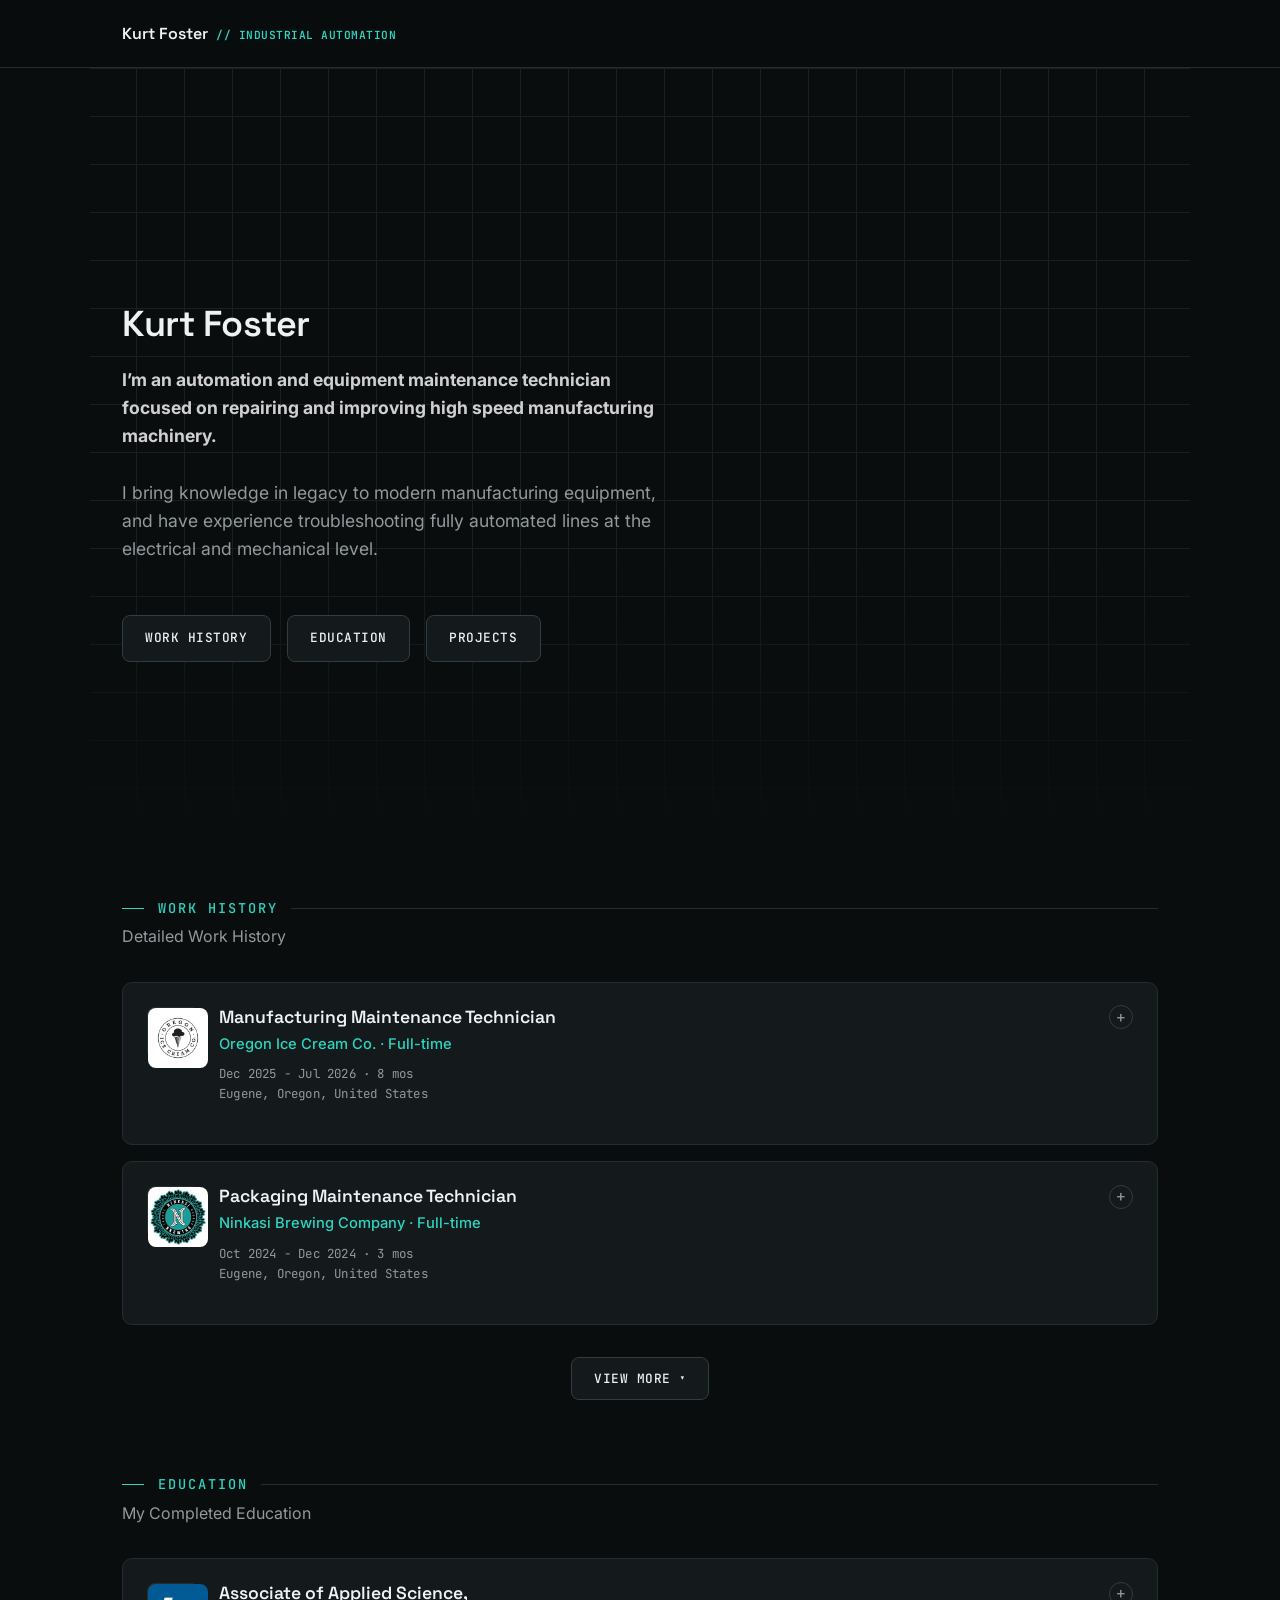
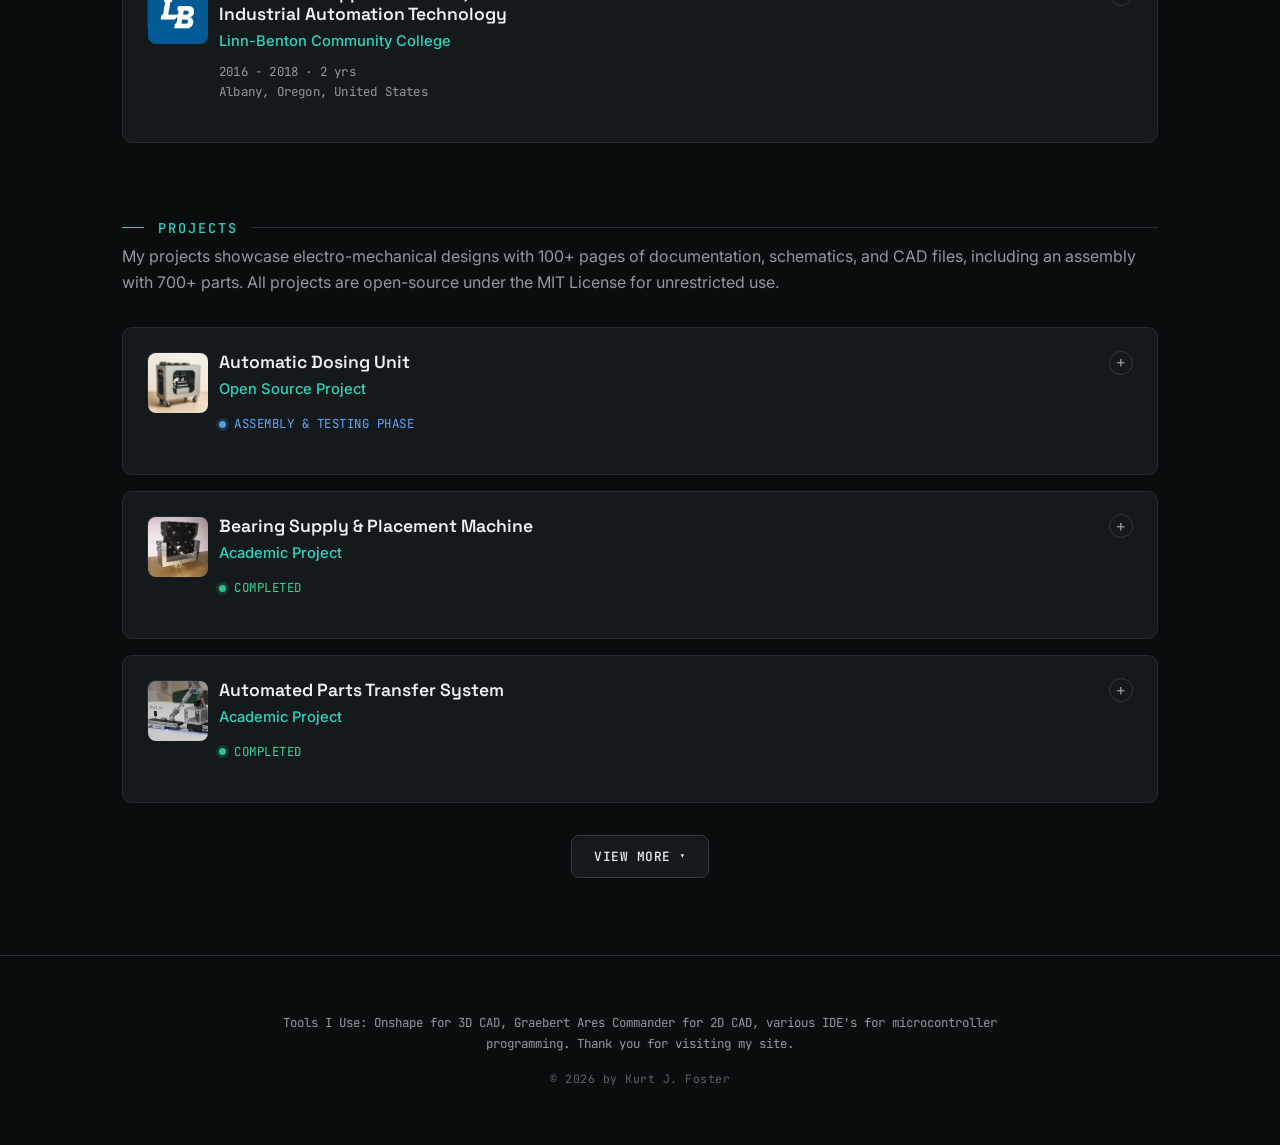
<file: index.html>
<!DOCTYPE html>
<html lang="en">
<head>
    <meta charset="UTF-8">
    <meta name="viewport" content="width=device-width, initial-scale=1.0">
    <title>Kurt Foster</title>
    <link rel="icon" type="image/png" href="images/favicon.png">
    <link rel="preconnect" href="https://fonts.googleapis.com">
    <link rel="preconnect" href="https://fonts.gstatic.com" crossorigin>
    <link href="https://fonts.googleapis.com/css2?family=Inter:wght@400;500;600;700&family=Space+Grotesk:wght@500;600;700&family=JetBrains+Mono:wght@400;500;600&display=swap" rel="stylesheet">
    <link rel="stylesheet" href="https://cdnjs.cloudflare.com/ajax/libs/font-awesome/6.4.0/css/all.min.css">

    <style>
        :root {
            --bg-color: #0a0d0e;
            --bg-color-raised: #0e1214;
            --card-color: #14191b;
            --card-color-hover: #171d1f;
            --border-color: #262d30;
            --border-color-strong: #333c40;
            --primary-text-color: #eef2f2;
            --secondary-text-color: #92999c;
            --accent-color: #2DD4BF;
            --accent-color-dim: rgba(45, 212, 191, 0.14);
            --status-progress: #60a5fa;
            --status-done: #34d399;
            --status-early: #f2b155;
            --status-soon: #7c8589;

            --font-family: 'Inter', sans-serif;
            --font-display: 'Space Grotesk', 'Inter', sans-serif;
            --font-mono: 'JetBrains Mono', 'SFMono-Regular', monospace;

            --avatar-size: 96px;
            --avatar-border: 4px;
            --gap: 1rem;
            --nav-height: 68px;
            --radius: 10px;
            --container-padding: 2rem;
        }

        * {
            margin: 0;
            padding: 0;
            box-sizing: border-box;
        }

        html {
            scroll-behavior: smooth;
        }

        @media (prefers-reduced-motion: reduce) {
            html {
                scroll-behavior: auto;
            }
            *, *::before, *::after {
                animation-duration: 0.01ms !important;
                animation-iteration-count: 1 !important;
                transition-duration: 0.01ms !important;
                scroll-behavior: auto !important;
            }
        }

        body {
            background-color: var(--bg-color);
            color: var(--primary-text-color);
            font-family: var(--font-family);
            line-height: 1.6;
            -webkit-font-smoothing: antialiased;
        }

        ::selection {
            background-color: var(--accent-color-dim);
            color: var(--primary-text-color);
        }

        .container {
            max-width: 1100px;
            margin: 0 auto;
            padding: 0 var(--container-padding);
        }

        section[id] {
            scroll-margin-top: var(--nav-height);
        }

        section {
            padding: 4rem 0 6rem;
        }

        h1, h2, h3 {
            font-family: var(--font-display);
            font-weight: 600;
            line-height: 1.2;
        }

        h2 {
            display: flex;
            align-items: center;
            gap: 0.85rem;
            font-family: var(--font-mono);
            font-size: 0.85rem;
            font-weight: 500;
            color: var(--accent-color);
            text-transform: uppercase;
            letter-spacing: 2px;
            margin-bottom: 0.5rem;
        }

        h2::before {
            content: '';
            width: 22px;
            height: 1px;
            background: var(--accent-color);
            display: inline-block;
            flex-shrink: 0;
        }

        h2::after {
            content: '';
            flex: 1 1 auto;
            height: 1px;
            background: var(--border-color);
        }

        p {
            color: var(--secondary-text-color);
        }
        
        a {
            color: var(--accent-color);
            text-decoration: none;
            transition: color 0.3s ease;
        }

        a:hover {
            color: #ffffff;
        }

        a:focus-visible,
        button:focus-visible,
        .btn:focus-visible {
            outline: 2px solid var(--accent-color);
            outline-offset: 3px;
            border-radius: 4px;
        }

        .site-nav {
            position: sticky;
            top: 0;
            z-index: 100;
            height: var(--nav-height);
            display: flex;
            align-items: center;
            background: rgba(10, 13, 14, 0.78);
            backdrop-filter: blur(10px);
            -webkit-backdrop-filter: blur(10px);
            border-bottom: 1px solid var(--border-color);
        }

        .site-nav .container {
            display: flex;
            align-items: center;
            justify-content: space-between;
            width: 100%;
        }

        .nav-right {
            display: flex;
            align-items: center;
        }

        .nav-brand {
            display: flex;
            align-items: baseline;
            gap: 0.5rem;
            font-family: var(--font-display);
            font-weight: 600;
            font-size: 1rem;
            color: var(--primary-text-color);
            text-decoration: none;
        }

        .nav-brand:hover {
            color: var(--primary-text-color);
        }

        .nav-brand .nav-brand-tag {
            font-family: var(--font-mono);
            font-size: 0.7rem;
            color: var(--accent-color);
            letter-spacing: 0.5px;
        }

        .nav-links {
            display: flex;
            align-items: center;
            gap: 2rem;
        }

        .nav-links a {
            font-family: var(--font-mono);
            font-size: 0.8rem;
            letter-spacing: 0.5px;
            color: var(--secondary-text-color);
            text-transform: uppercase;
            position: relative;
            padding: 0.25rem 0;
        }

        .nav-links a::after {
            content: '';
            position: absolute;
            left: 0;
            bottom: -4px;
            width: 0;
            height: 1px;
            background: var(--accent-color);
            transition: width 0.25s ease;
        }

        .nav-links a:hover {
            color: var(--primary-text-color);
        }

        .nav-links a:hover::after,
        .nav-links a.active::after {
            width: 100%;
        }

        .nav-links a.active {
            color: var(--accent-color);
        }
		
        .nav-icons {
            display: flex;
            align-items: center;
            gap: 0.4rem;
            margin-left: 1.75rem;
            padding-left: 1.75rem;
            border-left: 1px solid var(--border-color);
        }

        .nav-icons a {
            display: flex;
            align-items: center;
            justify-content: center;
            width: 34px;
            height: 34px;
            border-radius: 8px;
            color: var(--secondary-text-color);
            font-size: 0.95rem;
            transition: color 0.25s ease, background-color 0.25s ease;
        }

        .nav-icons a:hover {
            color: var(--accent-color);
            background-color: var(--accent-color-dim);
        }

        @media (max-width: 700px) {
            .nav-icons {
                margin-left: 0;
                padding-left: 0;
                border-left: none;
            }

            .nav-toggle {
                margin-left: 0.75rem;
            }
        }

        .nav-toggle {
            display: none;
            flex-direction: column;
            justify-content: center;
            gap: 5px;
            width: 40px;
            height: 40px;
            background: transparent;
            border: 1px solid var(--border-color);
            border-radius: 8px;
            cursor: pointer;
        }

        .nav-toggle span {
            display: block;
            width: 18px;
            height: 2px;
            margin: 0 auto;
            background: var(--primary-text-color);
            transition: transform 0.25s ease, opacity 0.25s ease;
        }

        .site-nav.open .nav-toggle span:nth-child(1) {
            transform: translateY(7px) rotate(45deg);
        }
        .site-nav.open .nav-toggle span:nth-child(2) {
            opacity: 0;
        }
        .site-nav.open .nav-toggle span:nth-child(3) {
            transform: translateY(-7px) rotate(-45deg);
        }

        @media (max-width: 700px) {
            .nav-toggle {
                display: flex;
            }

            .nav-links {
                position: absolute;
                top: var(--nav-height);
                left: 0;
                right: 0;
                flex-direction: column;
                align-items: flex-start;
                gap: 0;
                background: var(--bg-color-raised);
                border-bottom: 1px solid var(--border-color);
                max-height: 0;
                overflow: hidden;
                transition: max-height 0.3s ease;
            }

            .site-nav.open .nav-links {
                max-height: 240px;
            }

            .nav-links a {
                width: 100%;
                padding: 1rem var(--container-padding);
                border-top: 1px solid var(--border-color);
            }

            .nav-links a::after {
                display: none;
            }
        }
		
        .hero {
            position: relative;
            min-height: calc(100dvh - var(--nav-height));
            display: flex;
            flex-direction: column;
            justify-content: center;
            align-items: flex-start;
            text-align: left;
            isolation: isolate;
        }

        .hero::before {
            content: '';
            position: absolute;
            inset: 0;
            z-index: -1;
            background-image:
                linear-gradient(var(--border-color) 1px, transparent 1px),
                linear-gradient(90deg, var(--border-color) 1px, transparent 1px);
            background-size: 48px 48px;
            background-position: center top;
            -webkit-mask-image: linear-gradient(to bottom, black, black 55%, transparent 92%);
            mask-image: linear-gradient(to bottom, black, black 55%, transparent 92%);
            opacity: 0.6;
        }

        .hero h1 {
            font-size: clamp(2.25rem, 7vw, 4.5rem);
            letter-spacing: -0.5px;
        }

        .hero-eyebrow {
            display: inline-flex;
            align-items: center;
            gap: 0.6rem;
            font-family: var(--font-mono);
            font-size: 0.8rem;
            letter-spacing: 1.5px;
            text-transform: uppercase;
            color: var(--accent-color);
            margin-bottom: 1.25rem;
        }

        .hero-eyebrow .dot {
            width: 7px;
            height: 7px;
            border-radius: 50%;
            background: var(--accent-color);
            box-shadow: 0 0 0 3px var(--accent-color-dim);
        }

        .hero .subtitle {
            font-size: 1.1rem;
            max-width: 550px;
            margin: 1.5rem 0;
        }
        
        .hero-buttons {
            display: flex;
            gap: 1rem;
            flex-wrap: wrap;
        }

        .profile{
            display: inline-flex;
            align-items: center;
            gap: var(--gap);
            flex-wrap: nowrap;
        }

        .avatar{
            width: var(--avatar-size);
            height: var(--avatar-size);
            border-radius: 50%;
            border: var(--avatar-border) solid var(--accent-color);
            object-fit: cover;
            display: block;
            background-color: #f3f4f6;
        }

        .name{
            margin: 0;
            font-size: 1.125rem;
            font-weight: 600;
            line-height: 1;
        }

        @media (max-width: 420px){
            :root { --avatar-size: 56px; --avatar-border: 3px; --gap: 0.6rem; }
            .name{ font-size: 1rem; }
        }

        .avatar:focus{
            outline: 2px solid rgba(45,212,191,0.25);
            outline-offset: 3px;
        }

        .btn {
            display: inline-flex;
            align-items: center;
            gap: 0.5rem;
            padding: 0.75rem 1.4rem;
            border: 1px solid var(--border-color-strong);
            border-radius: 8px;
            background-color: var(--card-color);
            color: var(--primary-text-color);
            font-family: var(--font-mono);
            font-size: 0.8rem;
            letter-spacing: 0.5px;
            text-transform: uppercase;
            font-weight: 500;
            text-decoration: none;
            transition: all 0.25s ease;
            cursor: pointer;
        }

        .btn:hover {
            background-color: transparent;
            color: var(--accent-color);
            border-color: var(--accent-color);
            transform: translateY(-1px);
        }

        .card-grid {
            display: grid;
            grid-template-columns: 1fr;
            gap: 1rem;
            margin-top: 2rem;
        }
		
        .card {
            position: relative;
            background-color: var(--card-color);
            border: 1px solid var(--border-color);
            padding: 1.5rem;
            border-radius: var(--radius);
            transition: box-shadow 0.25s ease, border-color 0.25s ease, transform 0.25s ease, background-color 0.25s ease;
            overflow: hidden;
            display: flex;
            flex-direction: column;
            cursor: pointer;
        }

        .card:hover {
            border-color: var(--accent-color);
            background-color: var(--card-color-hover);
            box-shadow: 0 8px 24px -8px rgba(0, 0, 0, 0.5), 0 0 0 1px rgba(45, 212, 191, 0.15);
            transform: translateY(-2px);
        }

        .card::after {
            content: '+';
            position: absolute;
            top: 1.4rem;
            right: 1.5rem;
            width: 22px;
            height: 22px;
            display: flex;
            align-items: center;
            justify-content: center;
            font-family: var(--font-mono);
            font-size: 1rem;
            color: var(--secondary-text-color);
            border: 1px solid var(--border-color-strong);
            border-radius: 50%;
            transition: transform 0.3s ease, color 0.25s ease, border-color 0.25s ease;
            flex-shrink: 0;
        }

        .card:hover::after {
            color: var(--accent-color);
            border-color: var(--accent-color);
        }

        .card.expanded::after {
            transform: rotate(135deg);
        }

        .card-main-info {
            display: flex;
            gap: 1.25rem;
            align-items: flex-start;
            padding-right: 2rem;
        }
        
        .card-logo {
            width: 52px;
            height: 52px;
            border-radius: 8px;
            background-color: #2c2c2c;
            flex-shrink: 0;
            border: 1px solid var(--border-color);
        }
        
        .card-text-content {
            flex-grow: 1;
            min-width: 0;
        }

        .card h3 {
            font-size: 1.1rem;
            color: var(--primary-text-color);
            margin-bottom: 0.3rem;
        }

        .card .company {
            color: var(--accent-color);
            font-weight: 500;
            font-size: 0.92rem;
            margin-bottom: 0.5rem;
        }

        .card .date {
            font-family: var(--font-mono);
            font-size: 0.78rem;
            letter-spacing: 0.2px;
            color: var(--secondary-text-color);
            margin-bottom: 1rem;
        }

        .status {
            display: inline-flex;
            align-items: center;
            gap: 0.5rem;
            font-family: var(--font-mono);
            font-size: 0.78rem;
            letter-spacing: 0.5px;
            text-transform: uppercase;
            color: var(--secondary-text-color);
            margin-bottom: 1rem;
        }

        .status .status-dot {
            width: 7px;
            height: 7px;
            border-radius: 50%;
            background: currentColor;
            box-shadow: 0 0 0 3px currentColor;
            opacity: 0.9;
        }

        .status-done { color: var(--status-done); }
        .status-progress { color: var(--status-progress); }
        .status-early { color: var(--status-early); }
        .status-soon { color: var(--status-soon); }

        .status .status-dot { box-shadow: 0 0 0 3px color-mix(in srgb, currentColor 18%, transparent); }

        .badge-current {
            display: inline-flex;
            align-items: center;
            gap: 0.4rem;
            font-family: var(--font-mono);
            font-size: 0.68rem;
            letter-spacing: 0.5px;
            text-transform: uppercase;
            color: var(--status-done);
            border: 1px solid var(--status-done);
            border-radius: 20px;
            padding: 0.15rem 0.6rem;
            margin-left: 0.6rem;
            vertical-align: middle;
        }

        .badge-current .status-dot {
            width: 6px;
            height: 6px;
            border-radius: 50%;
            background: var(--status-done);
            box-shadow: 0 0 0 2px rgba(52, 211, 153, 0.25);
            animation: pulse 2s ease-in-out infinite;
        }

        @keyframes pulse {
            0%, 100% { opacity: 1; }
            50% { opacity: 0.4; }
        }
        
        .card .details {
            max-height: 0;
            opacity: 0;
            overflow: hidden;
            transition: max-height 0.6s ease-out, opacity 0.5s ease-in, margin-top 0.6s ease-out;
            flex-grow: 1;
        }

        .card.expanded .details {
            max-height: 900px;
            opacity: 1;
            margin-top: 1.5rem;
        }

        .card .details ul {
            list-style-position: inside;
            padding-left: 5px;
        }

        .card .details li {
            margin-bottom: 0.5rem;
            color: var(--secondary-text-color);
        }
        
        .view-more-container {
            text-align: center;
            margin-top: 2rem;
        }

        .view-more-btn::after {
            content: '▾';
            font-size: 0.7rem;
            transition: transform 0.25s ease;
        }

        .view-more-btn.is-expanded::after {
            transform: rotate(180deg);
        }

        .card-grid .card.hidden {
            display: none;
        }
        
        @keyframes fadeIn {
            from { opacity: 0; transform: translateY(20px); }
            to { opacity: 1; transform: translateY(0); }
        }
        
        @keyframes fadeOut {
            from { opacity: 1; transform: translateY(0); }
            to { opacity: 0; transform: translateY(20px); }
        }

        .card.revealed {
            animation: fadeIn 0.6s ease-out forwards;
        }

        .card.hiding {
            animation: fadeOut 0.6s ease-out forwards;
        }
        
        .footer {
            text-align: center;
            padding: 3.5rem 2rem 2.5rem;
            border-top: 1px solid var(--border-color);
            font-size: 0.85rem;
            color: var(--secondary-text-color);
        }
        
        .footer p {
            max-width: 800px;
            margin: 0 auto 1rem;
        }

        .footer .footer-tools {
            font-family: var(--font-mono);
            font-size: 0.78rem;
            line-height: 1.7;
        }

        .footer .copyright {
            font-family: var(--font-mono);
            font-size: 0.72rem;
            letter-spacing: 0.5px;
            color: #5c6366;
        }

        @media (max-width: 768px) {
            :root {
                --container-padding: 1.25rem;
            }

            section {
                padding: 2.75rem 0 3rem;
            }

            .hero .subtitle {
                font-size: 1rem;
                margin: 1.25rem 0;
            }

            .hero-buttons .btn {
                flex: 1 1 auto;
                justify-content: center;
            }

            .card {
                padding: 1.25rem;
            }

            .card-main-info {
                padding-right: 1.75rem;
            }

            .card::after {
                top: 1.15rem;
                right: 1.25rem;
            }

            .footer {
                padding: 3rem 1.25rem 2rem;
            }
        }

        @media (max-width: 480px) {
            .card-logo {
                width: 44px;
                height: 44px;
            }

            .card-main-info {
                gap: 0.9rem;
            }

            .card h3 {
                font-size: 1rem;
            }

            .nav-brand .nav-brand-tag {
                display: none;
            }
        }
    </style>
</head>
<body>

    <nav class="site-nav" id="site-nav">
        <div class="container">
            <a href="#" class="nav-brand">Kurt Foster<span class="nav-brand-tag">// INDUSTRIAL AUTOMATION</span></a>
        </div>
    </nav>
	
    <header class="hero container">
        <div class="profile">
            <h1 class="name" style="font-size: 36px;">Kurt Foster</h1>
        </div>
        <div class="subtitle">
            <p><b style="color:rgb(208, 208, 208);">I’m an automation and equipment maintenance technician focused on repairing and improving high speed manufacturing machinery.</b></p><br>
            <p>I bring knowledge in legacy to modern manufacturing equipment, and have experience troubleshooting fully automated lines at the electrical and mechanical level.</p><br>
        </div>
        <div class="hero-buttons">
            <a href="#work" class="btn">WORK HISTORY</a>
			<a href="#education" class="btn">EDUCATION</a>
			<a href="#projects" class="btn">PROJECTS</a>
        </div>
    </header>

    <main>
        <section id="work" class="container">
            <h2>Work History</h2>
            <p>Detailed Work History</p>
            <div class="card-grid" id="work-grid">
                <div class="card">
                    <div class="card-main-info">
                        <div class="card-logo">
							<img src="images/ice-cream-logo.jpg" alt="Oregon Ice Cream Co. Logo" style="width: 60px; height: 60px; object-fit: cover; border-radius: 8px;">
						</div>
                        <div class="card-text-content">
                            <h3>Manufacturing Maintenance Technician</h3>
                            <p class="company">Oregon Ice Cream Co. · Full-time</p>
                            <p class="date">Dec 2025 - Jul 2026 · 8 mos <br> Eugene, Oregon, United States</p>
                        </div>
                    </div>
                    <div class="details">
                        <ul>
                            <li>Troubleshot, repaired, and maintained mechanical, electrical, and pneumatics for manufacturing/packaging equipment.</li>
                            <li>Performed daily inspections and preventive maintenance per established schedules.</li>
                            <li>Quickly diagnosed mechanical issues to reduce equipment downtime and maintain product quality.</li>
                            <li>Collaborated with production teams to support machine set-ups, changeovers, and calibrations.</li>
                            <li>Used CMMS (Computerized Maintenance Management System) to log work orders and equipment history.</li>
                            <li>Supported facility maintenance, including HVAC, refrigeration, plumbing, and general building systems.</li>
                            <li>Performed safe start-up/shut-down of ammonia (R-717) refrigeration systems in accordance with safety standards.</li>
                            <li>Participated in continuous improvement initiatives and supported capital projects as needed.</li>
                            <li>Maintained a clean, safe, and organized work environment in compliance with GMP, OSHA, and food safety standards.</li>
                        </ul>
                    </div>
                </div>
                <div class="card">
                    <div class="card-main-info">
                        <div class="card-logo">
							<img src="images/ninkasi-logo.jpg" alt="Ninkasi Logo" style="width: 60px; height: 60px; object-fit: cover; border-radius: 8px;">
						</div>
                        <div class="card-text-content">
                            <h3>Packaging Maintenance Technician</h3>
                            <p class="company">Ninkasi Brewing Company · Full-time</p>
                            <p class="date">Oct 2024 - Dec 2024 · 3 mos <br> Eugene, Oregon, United States</p>
                        </div>
                    </div>
                    <div class="details">
                        <ul>
                            <li>Performed equipment adjustments and enhancements as required by production demands.</li>
                            <li>Ensured the Packaging Team understands and adheres to the preventive maintenance program.</li>
                            <li>Followed preventative maintenance program, making improvements/updates as needed.</li>
							<li>Performed preventative maintenance and trouble-shoot mechanical issues as they arise.</li>
							<li>Reported to Facilities Manager to coordinate additional maintenance, as necessary</li>
							<li>Maintained SOPs to meet changing machine specifications, training needs, and an evolving business.</li>
							<li>Performed all tasks in an efficient, safe, and productive manner.</li>
                        </ul>
                    </div>
                </div>

                <div class="card hidden">
                    <div class="card-main-info">
                        <div class="card-logo">
							<img src="images/tesla-logo.jpg" alt="Tesla Logo" style="width: 60px; height: 60px; object-fit: cover; border-radius: 8px;">
						</div>
                        <div class="card-text-content">
                            <h3>Equipment Maintenance Technician</h3>
                            <p class="company">Tesla, Inc. · Full-time</p>
                            <p class="date">Apr 2024 - Jun 2024 · 3 mos <br> Sparks, Nevada, United States</p>
                        </div>
                    </div>
                    <div class="details">
                        <p>Responsible for repairing manufacturing equipment in Powertrain Manufacturing.</p><br>
						<p>Applied technical skills to install, maintain and repair high-speed high-volume mechanical and electrical systems, factory automation and robotics.</p><br>
                        <ul>
                            <li>Troubleshot and maintained 70+ large Fanuc industrial robots (welding, material handilng etc.) for the battery enclosure lines.</li>
                            <li>First responding problem-solver managing machine breakdowns and full recovery.</li>
							<li>Diagnosing machine faults and laying out plan to execute repair or escalation procedure.</li>
							<li>Electrical systems ranging from 24VDC to 480VAC 3-phase.</li>
							<li>Repaired automated machinery, requiring full knowledge of the functional operation.</li>
							<li>Communicated with supervisors and management for fast repair execution.</li>
							<li>Talked with production associates on production ergonomics and improving machine output.</li>
                        </ul><br>
						<p><b>Work History:</b></p><br>
						<p>
							Apr—Jun 2021 • 3 mos<br>
							Model 3/Y Battery Pack, Enclosure Weld<br><br>
						</p>
                    </div>
                </div>
                <div class="card hidden">
                    <div class="card-main-info">
                        <div class="card-logo">
							<img src="images/hp-logo.jpg" alt="HP Logo" style="width: 60px; height: 60px; object-fit: cover; border-radius: 8px;">
						</div>
                        <div class="card-text-content">
                            <h3>Repair and Maintenance Technician</h3>
                            <p class="company">HP, Inc. (Kforce, Inc. Contractor) · Full-time</p>
                            <p class="date">Aug 2023 - Dec 2023 · 5 mos <br> Corvallis, Oregon, United States</p>
                        </div>
                    </div>
                    <div class="details">
                        <p>Repairing industrial automated systems.</p><br>
                        <ul>
                            <li>Editing and troubleshooting PLC ladder logic and command language programs.</li>
                            <li>Determining root cause analysis of circuitry, control panels, and mechanical systems.</li>
							<li>Following through with timely repairs, updates, and documentation of issues resolved.</li>
							<li>First responding troubleshooter diagnosing a wide variety of electromechanical issues.</li>
							<li>Participating in the development of maintenance and operational documentation of equipment.</li>
							<li>Evaluating spare part needs and use available systems to warehouse and track inventory/availability.</li>
							<li>Interpreting mechanical drawings, schematics, printouts, specifications, and test procedures.</li>
							<li>Ensuring measuring/diagnosing instruments are calibrated and verified on a regular basis.</li>
                        </ul>
                    </div>
                </div>
                <div class="card hidden">
                    <div class="card-main-info">
                        <div class="card-logo">
							<img src="images/eg-logo.jpg" alt="Enriched Gravity, ABN. Logo" style="width: 60px; height: 60px; object-fit: cover; border-radius: 8px;">
						</div>
                        <div class="card-text-content">
                            <h3>Automation Systems Technician</h3>
                            <p class="company">Enriched Gravity, ABN · Full-time</p>
                            <p class="date">Mar 2021 - Jul 2023 · 2 yrs 5 mos <br> Corvallis, Oregon, United States</p>
                        </div>
                    </div>
                    <div class="details">
                        <p>Gravity-fed nutrient dosing for hydroponics.</p><br>
						<p>Utilized my automation experience to design, build, and test a UL-compliant 
						consumer appliance that combines microcontrollers and industrial automation 
						technology into a prototype product that could ideally sustain a hydroponics 
						farming operation for years without major repairs required.</p><br>
                        <p>Responsibilities:</p><br>
						<ul>
                            <li>Testing components at an individual level, keeping track of performance measured.</li>
                            <li>Translating custom CAD to real world results, and constant iteration through the issues.</li>
							<li>Taking the relevant safety precautions with machine start up, shut down, and troubleshooting.</li>
							<li>Continuous improvement of design, as it progresses from test bed to prototype.</li>
							<li>Updating ladder logic to fit individual component testing, and associated wiring changes.</li>
							<li>Creating accurate analysis of data recorded, in order to optimize machine output in performance.</li>
                        </ul><br>
						<p>Direct-tasks:</p><br>
						<ul>
							<li>Adhering to UL standards of electrical design practices in prototype construction.</li>
							<li>Created electrical, fluid, and mechanical drawings for assembly of fixtures & prototypes.</li>
							<li>Used a variety of hand tools for assembly and construction of electro-mechanical systems.</li>
							<li>Developed CAD and 2D engineering drawings for component fabrication and assembly.</li>
							<li>Used continuous improvement for design to lower cost, increase quality of automated devices.</li>
							<li>Programmed and wired PLC and microcontroller devices for real-time process control.</li>
							<li>Used a variety of hand tools: WAGO Variocrimp, self-adjusting wire stripper, heat-guns, tap & die sets, metal jig saws, and other common shop tools.</li>
							<li>Electrical wiring involving 3.3VDC to 120VAC for powering pumps, valves, and associated electrical equipment, all organized to be functional, safe & user friendly.</li>
						</ul>
                    </div>
                </div>
                <div class="card hidden">
                    <div class="card-main-info">
                        <div class="card-logo">
							<img src="images/tesla-logo.jpg" alt="Tesla Logo" style="width: 60px; height: 60px; object-fit: cover; border-radius: 8px;">
						</div>
                        <div class="card-text-content">
                            <h3>Equipment Maintenance Technician</h3>
                            <p class="company">Tesla, Inc. · Full-time</p>
                            <p class="date">Oct 2020 - Feb 2021 · 5 mos <br> Sparks, Nevada, United States</p>
                        </div>
                    </div>
                    <div class="details">
                        <p>Responsible for repairing manufacturing equipment in Powertrain Manufacturing.</p><br>
						<p>Applied technical skills to install, maintain and repair high speed high volume mechanical and electrical systems, factory automation and robotics.</p><br>
                        <ul>
                            <li>First responding problem-solver managing machine breakdowns and full recovery.</li>
                            <li>Diagnosing machine faults and laying out plan to execute repair or escalation procedure.</li>
							<li>Electrical systems ranging from 24VDC to 480VAC 3-phase.</li>
							<li>Repaired automated machinery, requiring full knowledge of the functional operation.</li>
							<li>Communicated with supervisors and management for fast repair execution.</li>
							<li>Talked with production associates on production ergonomics and improving machine output.</li>
                        </ul><br>
						<p><b>Work History:</b></p><br>
						<p>
							Jan—Feb 2021 • 2 mos<br>
							Model 3 Drive Unit, Final Assembly<br><br>
							Oct—Dec 2020 • 3 mos<br>
							Model 3 Drive Unit, Test Line & Raven Line<br><br>
						</p>
                    </div>
                </div>
				<div class="card hidden">
                    <div class="card-main-info">
                        <div class="card-logo">
							<img src="images/eg-logo.jpg" alt="Enriched Gravity, ABN Logo" style="width: 60px; height: 60px; object-fit: cover; border-radius: 8px;">
						</div>
                        <div class="card-text-content">
                            <h3>Automation Systems Technician</h3>
                            <p class="company">Enriched Gravity, ABN · Full-time</p>
                            <p class="date">Aug 2019 - Sep 2020 · 1 yr 2 mos <br> Corvallis, Oregon, United States</p>
                        </div>
                    </div>
                    <div class="details">
                        <p>Utilized automation for the advancement of easy to use and energy efficient farms.</p><br>
						<p>First goal was getting product fit from prototypes of automated nutrient dosing systems.</p><br>
						<ul>
                            <li>Adhering to UL standards of electrical design practices in prototype construction.</li>
                            <li>Created electrical, fluid, and mechanical drawings for assembly of fixtures & prototypes.</li>
							<li>Used a variety of hand tools for assembly and construction of electro-mechanical systems.</li>
							<li>Developed CAD and 2D engineering drawings for component fabrication and assembly.</li>
							<li>Used continuous improvement for design to lower cost, increase quality of automated devices.</li>
							<li>Programmed and wired PLC and microcontroller devices for real-time process control.</li>
							<li>Used a variety of hand tools: WAGO Variocrimp, self-adjusting wire stripper, heat-guns, tap & die sets, metal jig saws, and other common shop tools.</li>
							<li>Electrical wiring involving 12VDC to 120VAC for powering pumps, valves, and associated electrical equipment, all organized to be functional, safe & user friendly.</li>
                        </ul><br>
                    </div>
                </div>
				<div class="card hidden">
                    <div class="card-main-info">
                        <div class="card-logo">
							<img src="images/tesla-logo.jpg" alt="Tesla Logo" style="width: 60px; height: 60px; object-fit: cover; border-radius: 8px;">
						</div>
                        <div class="card-text-content">
                            <h3>Equipment Maintenance Technician</h3>
                            <p class="company">Tesla, Inc. · Full-time</p>
                            <p class="date">Jun 2018 - Jul 2019 · 1 yr 2 mos <br> Sparks, Nevada, United States</p>
                        </div>
                    </div>
                    <div class="details">
                        <p>Troubleshot & maintained machinery for a fast production ramp.</p><br>
						<p>Worked within Powertrain Manufacturing, from batteries to drive units.</p><br>
                        <ul>
                            <li>Diagnosed equipment failures and suggested improvements to process engineering.</li>
                            <li>Saved 500+ DUs from fallout in q2 2019 ($1mm+ savings according to Sr. Process Engineer).</li>
							<li>Repaired automated machinery, requiring full knowledge of the functional operation.</li>
							<li>Mentored production associates on equipment updates and safe throughput.</li>
							<li>Replaced required mechanical and electrical components of production equipment.</li>
							<li>Acted with the first intent being on creating a safe working environment for everyone.</li>
                        </ul><br>
						<p><b>Work History:</b></p><br>
						<p>
							Jan—Jul 2019 • 7 mos<br>
							Model 3 Drive Unit, Test Line<br><br>
							Sep—Dec 2018 • 4 mos<br>
							Model 3 Drive Unit, Final Assembly<br><br>
							Jun—Aug 2018 • 3 mos<br>
							Model 3 Battery Module, <br>Clamshell Current Collector Attach<br>
						</p>
                    </div>
                </div>
				<div class="card hidden">
                    <div class="card-main-info">
                        <div class="card-logo">
							<img src="images/ac-logo.jpg" alt="AC Logo" style="width: 60px; height: 60px; object-fit: cover; border-radius: 8px;">
						</div>
                        <div class="card-text-content">
                            <h3>Automation Technician Intern</h3>
                            <p class="company">Andrews Cooper, Inc. · Part-time</p>
                            <p class="date">Mar 2018 - May 2018 · 3 mos <br> Corvallis, Oregon, United States</p>
                        </div>
                    </div>
                    <div class="details">
                        <p>Built custom manufacturing equipment.</p><br>
						<p>Assembled and tested equipment for the Daimler electric truck, and assembled test cells for the optical alignment of the Steam VR headset.</p><br>
                        <ul>
                            <li>Kept high-level attention to detail when fabricating/assembling complex robotic machinery.</li>
                            <li>Drilled, tapped, fastened components for industrial electrical panels and pneumatic panels.</li>
							<li>Wired control panels using electrical diagrams, red-lined issues and reported to engineering.</li>
							<li>Stripped, crimped, assembled, MIL-Spec multi-pin connectors up to 56-pin.</li>
							<li>Followed work procedures associated with procurement for timely machine assembly.</li>
                        </ul><br>
                    </div>
                </div>
            </div>
            <div class="view-more-container">
                <button class="btn view-more-btn" data-target="work-grid">View More</button>
            </div>
        </section>

		<br><br><br>

        <section id="education" class="container">
            <h2>Education</h2>
			<p>My Completed Education</p>
            <div class="card-grid">
                <div class="card">
                    <div class="card-main-info">
                        <div class="card-logo">
							<img src="images/lbcc-logo.jpg" alt="LBCC Logo" style="width: 60px; height: 60px; object-fit: cover; border-radius: 8px;">
						</div>
                        <div class="card-text-content">
                            <h3>Associate of Applied Science, <br> Industrial Automation Technology</h3>
                            <p class="company">Linn-Benton Community College</p>
                            <p class="date">2016 - 2018 · 2 yrs <br> Albany, Oregon, United States</p>
                        </div>
                    </div>
                    <div class="details">
						<p><u>Grade</u>: 3.94/4.00</p><br>
                        <p><u>Accreditation</u>: <i>Northwest Commission on Colleges and Universities</i></p><br>
						<p>Learned the fundamentals of Programmable Logic Controllers, industrial maintenance, electrical troubleshooting, hydraulic/pneumatic assembly and testing, process-control/instrumentation, and electromechanical assembly and testing. Covered low and high voltage electrical systems.</p><br>
						<p><u>Capstone project</u>: Two wafer handling robot arms (donated by HP Inc.) were integrated into a production line scenario utilizing two Arduino UNO's and an Allen-Bradley ControlLogix 5000 Series PLC. Required C++ and Ladder Logic program design, electrical prototyping and testing, and some circuit analysis.</p><br>
						<p><u>Electives</u>:</p>
						<ul>
						  <li>Computer Science Orientation</li>
						  <li>Microcontrollers in Research and Design</li>
						  <li>Engineering Orientation</li>
						  <li>Preparatory Chemistry</li>
						  <li>Introduction to AutoCAD</li>
						</ul>
                    </div>
                </div>
            </div>
        </section>
		
		<br><br><br>

        <section id="projects" class="container">
            <h2>Projects</h2>
            <p>My projects showcase electro-mechanical designs with 100+ pages of documentation, schematics, and CAD files, including an assembly with 700+ parts. All projects are open-source under the MIT License for unrestricted use.</p>
            <div class="card-grid" id="project-grid">
                <div class="card">
                    <div class="card-main-info">
                        <div class="card-logo">
							<img src="images/dosing.png" alt="Dosing Unit Image" style="width: 60px; height: 60px; object-fit: cover; border-radius: 8px;">
						</div>
                        <div class="card-text-content">
                            <h3>Automatic Dosing Unit</h3>
                            <p class="company">Open Source Project</p>
                            <p class="status status-progress"><span class="status-dot"></span>Assembly & Testing Phase</p>
                        </div>
                    </div>
                    <div class="details">
                        <p>A fully open-source, open-hardware project with the slated goal of becoming a UL-compliant device for automated gravity-fed dosing. Applications for this project include; nutrient dosing for a hydropnics/aquaponics, continuous culture feeding in bioreactors or fermenters, microfluidic experiments, controlled reagent delivery, and wastewater chemical treatment.<br><br>
                        <p>Project is currently in a build-out and long term testing phase. The goal with this phase is placing various components under stressful environmental conditions in order to improve reliability. Since this project incorporates hundreds of components, and I did all the design, building, and testing myself, there is a high probability of individual component failure. Isolating these failures now is main intended goal of this phase.</p><br>
                        <p><u>Links for more information</u>:</p>
                        <p><a href="https://cad.onshape.com/documents/14566fd902a0be0d8c1e67b7/w/0ff7ca55352d42e768777c6e/e/b31f96b639cae0abea585bb0?renderMode=0&leftPanel=false&uiState=67afa1f73da8d76be352a58f" target="_blank">3d-cad.stp <i class="fa-solid fa-arrow-up-right-from-square fa-xs"></i></a> (Contains 700+ parts in main assembly)</p>
                        <p><a href="docs/automatic-dosing-unit-v2.0.pdf" target="_blank">electrical.pdf <i class="fa-solid fa-arrow-up-right-from-square fa-xs"></i></a> (Machine-tool grade wiring schematic)</p>
                        <p>mechanical.pdf (coming soon)</p>
                    </div>
                </div>
                <div class="card"> 
                    <div class="card-main-info">
                        <div class="card-logo">
                            <img src="images/bearing.png" alt="Dosing Unit Image" style="width: 60px; height: 60px; object-fit: cover; border-radius: 8px;">
                        </div>
                        <div class="card-text-content">
                             <h3>Bearing Supply & Placement Machine</h3>
                            <p class="company">Academic Project</p>
                            <p class="status status-done"><span class="status-dot"></span>Completed</p>
                        </div>
                    </div>
                    <div class="details">
                        <p>Operation of the machine is for rejecting short-width bearings and accepting a tall-width bearings. The tall bearing would then be picked up and placed into a bearing housing on a conveyor line. The system uses 5 electrically actuated directional control valves to power 5 pneumatic cylinders and requires 12 sensors for operation.</p><br>
                        <p><u>Links for more information</u>:</p>
                        <p><a href="docs/bearing-supply.pdf" target="_blank">documentation.pdf <i class="fa-solid fa-arrow-up-right-from-square fa-xs"></i></a></p>
                    </div>
                </div>
                <div class="card">
                    <div class="card-main-info">
                        <div class="card-logo">
                            <img src="images/transfer.png" alt="Transfer" style="width: 60px; height: 60px; object-fit: cover; border-radius: 8px;">
                        </div>
                        <div class="card-text-content">
                            <h3>Automated Parts Transfer System</h3>
                            <p class="company">Academic Project</p>
                            <p class="status status-done"><span class="status-dot"></span>Completed</p>
                        </div>
                    </div>
                    <div class="details">
                        <p>During my second year as a Mechatronics student at Linn Benton Community College, I developed and assembled a prototype version of an automated process that involved communication between two Arduino's and a Programmable Logic Controller. Utilized two dual-axis (rotational and linear acting) wafer handling machines which were used as robot arms.</p><br>
                        <p><u>Links for more information</u>:</p>
                        <p><a href="docs/parts-transfer.pdf" target="_blank">documentation.pdf <i class="fa-solid fa-arrow-up-right-from-square fa-xs"></i></a></p>
                    </div>
                </div>

				<div class="card hidden">
                    <div class="card-main-info">
                        <div class="card-logo">
                            <img src="images/bike.png" alt="Transfer" style="width: 60px; height: 60px; object-fit: cover; border-radius: 8px;">
                        </div>
                        <div class="card-text-content">
                            <h3>Aluminum Mountain Bike Frame</h3>
                            <p class="company">Academic Project</p>
                            <p class="status status-done"><span class="status-dot"></span>Completed</p>
                        </div>
                    </div>
                    <div class="details">
                        <p>I designed, built and tested a fully functional 6061 Aluminum Mountain Bicycle Frame. Some of the challenges included: learning to TIG weld aluminum, reverse engineering of bicycle frame components, project scope and aesthetics.</p><br>
                        <p><u>Links for more information</u>:</p>
                        <p><a href="docs/mountain-bike.pdf" target="_blank">documentation.pdf <i class="fa-solid fa-arrow-up-right-from-square fa-xs"></i></a></p>
                    </div>
                </div>
                <div class="card hidden">
                    <div class="card-main-info">
                        <div class="card-logo">
							<img src="images/optical.png" alt="Bincoscope Logo" style="width: 60px; height: 60px; object-fit: cover; border-radius: 8px;">
						</div>
                        <div class="card-text-content">
                            <h3>Portable Meter-class Binoculars</h3>
                            <p class="company">Open Source Project</p>
                            <p class="status status-early"><span class="status-dot"></span>Early Design Phase</p>
                        </div>
                    </div>
                    <div class="details">
                        <p>A fully open-source, open-hardware telescope project which is currently in the early design phase. First milestone is testing a scaled down model to verify the optical system is feasible. Please follow <a href="https://phydemo.app/ray-optics/simulator/#[base64]" target="_blank">this link</a> to see the intended design, it's my ray-trace example of 0.4 meter binoculars.</p><br>
						<p><u>Basic principle is</u>: Concave primary mirror, concave secondary mirror, and a Nasmyth style tertiary flat mirror. With a fast focal ratio primary mirror, sub-f/3.0, it allows for minimal obstruction of the light path, plus combining that with a Gregorian secondary mirror in a binocular format allows for the upright image to be displayed for the user at the back end of the telescope. So no matter the size of the binoculars, the user will see a bright up-right image with both eyes open, just like a small hand-held pair of binoculars.</p><br>
						<p><u>Links for more information</u>:</p>
                        <p><a href="https://cad.onshape.com/documents/5d92fe101b7e9bf07639868a/w/6050646a7c17f19ee574ff94/e/09aea8e79783908266cad741?renderMode=0&uiState=68a01c25741a8612ebbe3385" target="_blank">3d-cad.stp <i class="fa-solid fa-arrow-up-right-from-square fa-xs"></i></a> (Currently a <i>very</i> work-in-progress)</p>
                        <p><a href="docs/portable-meter-class-binoculars-v1.0.pdf" target="_blank">documentation.pdf <i class="fa-solid fa-arrow-up-right-from-square fa-xs"></i></a> (Currently a work-in-progress)</p>
                    </div>
                </div>
				<div class="card hidden">
                    <div class="card-main-info">
                        <div class="card-logo">
                            <img src="images/telescope.png" alt="Telescope image" style="width: 60px; height: 60px; object-fit: cover; border-radius: 8px;">
                        </div>
                        <div class="card-text-content">
                            <h3>Truss-style Newtonian Telescope</h3>
                            <p class="company">Open Source Project</p>
                            <p class="status status-soon"><span class="status-dot"></span>Coming Soon</p>
                        </div>
                    </div>
                    <div class="details">
                        <p>Hobby project buliding a smaller 8" aperture version of the legendary Obsession Telescopes. Since I was 14-years old when I started this project, I needed some guidance, so I consulted Kreige and Berry's book, <a href="https://web.archive.org/web/20251107025252/https://www.goodreads.com/en/book/show/180768.The_Dobsonian_Telescope" target="_blank">The Dobsonian Telescope</a>.</p><br>
                        <p>The CAD model I drew up on the PTC OnShape platform is linked below, and it accurately matches the size of the telescope components. This CAD model however is not yet complete, as doing this can be very time consuming. It's currently lacking a primary mirror cell in the CAD model and much of the components of the secondary cage.</p><br>
                        <p><u>Tools and technologies used</u>:</p>
                        <ul>
                            <li>Annealed telescope optical blanks with 1800°F kiln</li>
                            <li>Reverse engineering of existing plans to fit specific size requirements</li>
                            <li>Utilized a CNC wood router for side rocker construction</li>
                            <li>100+ hrs hand grinding the telescope mirror</li>
                            <li>Extremely stiff frictional bearing mounts for altitude and azimuth axis control</li>
                            <li>Tight dimensional tolerancing of wood/metal structures</li>
                            <li>Materials used: plate and borosilicate glass, marine grade plywood, birch plywood, aluminum, and steel</li>
                            <li>Mechanical skills: trigonometric calculating for truss design, cantilever loading</li>
                        </ul><br>
                        <p><u>Links for more information</u>:</p>
                        <p><a href="https://cad.onshape.com/documents/bb61efcd8cafd93c45bcd32e/w/658a7cc72aebc31515716086/e/ccf98e5e25786474bdabf02e" target="_blank">3d-cad.stp <i class="fa-solid fa-arrow-up-right-from-square fa-xs"></i></a> (Contains 80+ parts in one assembly)</p>
                        <p>documentation.pdf (coming soon)</p>
                    </div>
                </div>
            </div>
            <div class="view-more-container">
                <button class="btn view-more-btn" data-target="project-grid">View More</button>
            </div>
        </section>
		
		<br><br><br>

    </main>
	
    <footer class="footer">
        <p class="footer-tools">Tools I Use: Onshape for 3D CAD, Graebert Ares Commander for 2D CAD, various IDE's for microcontroller programming. Thank you for visiting my site.</p>
        <p class="copyright">&copy; 2026 by Kurt J. Foster</p>
    </footer>

    <script>
        document.addEventListener('DOMContentLoaded', function() {

            const siteNav = document.getElementById('site-nav');
            const navToggle = document.getElementById('nav-toggle');
            const navLinks = document.getElementById('nav-links');

            if (navToggle && siteNav) {
                navToggle.addEventListener('click', function() {
                    const isOpen = siteNav.classList.toggle('open');
                    navToggle.setAttribute('aria-expanded', isOpen ? 'true' : 'false');
                });

                navLinks.querySelectorAll('a').forEach(link => {
                    link.addEventListener('click', () => {
                        siteNav.classList.remove('open');
                        navToggle.setAttribute('aria-expanded', 'false');
                    });
                });
            }

            const navAnchors = navLinks ? Array.from(navLinks.querySelectorAll('a')) : [];
            const spySections = navAnchors
                .map(a => document.querySelector(a.getAttribute('href')))
                .filter(Boolean);

            if (spySections.length && 'IntersectionObserver' in window) {
                const spyObserver = new IntersectionObserver((entries) => {
                    entries.forEach(entry => {
                        const link = navLinks.querySelector(`a[href="#${entry.target.id}"]`);
                        if (!link) return;
                        if (entry.isIntersecting) {
                            navAnchors.forEach(a => a.classList.remove('active'));
                            link.classList.add('active');
                        }
                    });
                }, { rootMargin: '-40% 0px -55% 0px', threshold: 0 });

                spySections.forEach(section => spyObserver.observe(section));
            }

            const allCards = document.querySelectorAll('.card');
            allCards.forEach(card => {
                card.addEventListener('click', function(event) {
                    // Don't toggle if a link inside the details was clicked
                    if (event.target.tagName === 'A' || event.target.closest('a')) {
                        return;
                    }
                    this.classList.toggle('expanded');
                });
            });

            const viewMoreButtons = document.querySelectorAll('.view-more-btn');
            viewMoreButtons.forEach(button => {
                const targetGridId = button.getAttribute('data-target');
                const grid = document.getElementById(targetGridId);
                if (!grid) return;

                const cardsToToggle = grid.querySelectorAll('.card.hidden');
                
                if (cardsToToggle.length === 0) {
                    if(button.parentNode) {
                        button.parentNode.style.display = 'none';
                    }
                    return;
                }

                button.addEventListener('click', function() {
                    const isExpanded = this.textContent.trim() === 'View Less';

                    if (isExpanded) {
                        this.textContent = 'View More';
                        this.classList.remove('is-expanded');
                        cardsToToggle.forEach(card => {
                            card.classList.remove('expanded');
                            card.classList.remove('revealed');
                            card.classList.add('hiding');
                            card.addEventListener('animationend', (e) => {
                                if (e.animationName === 'fadeOut') {
                                    card.style.display = 'none';
                                    card.classList.remove('hiding');
                                }
                            }, { once: true });
                        });
                    } else {
                        this.textContent = 'View Less';
                        this.classList.add('is-expanded');
                        cardsToToggle.forEach((card, index) => {
                            card.style.display = 'flex';
                            setTimeout(() => {
                                card.classList.add('revealed');
                            }, index * 100); 
                        });
                    }
                });
            });
        });
    </script>

</body>
</html>
</file>
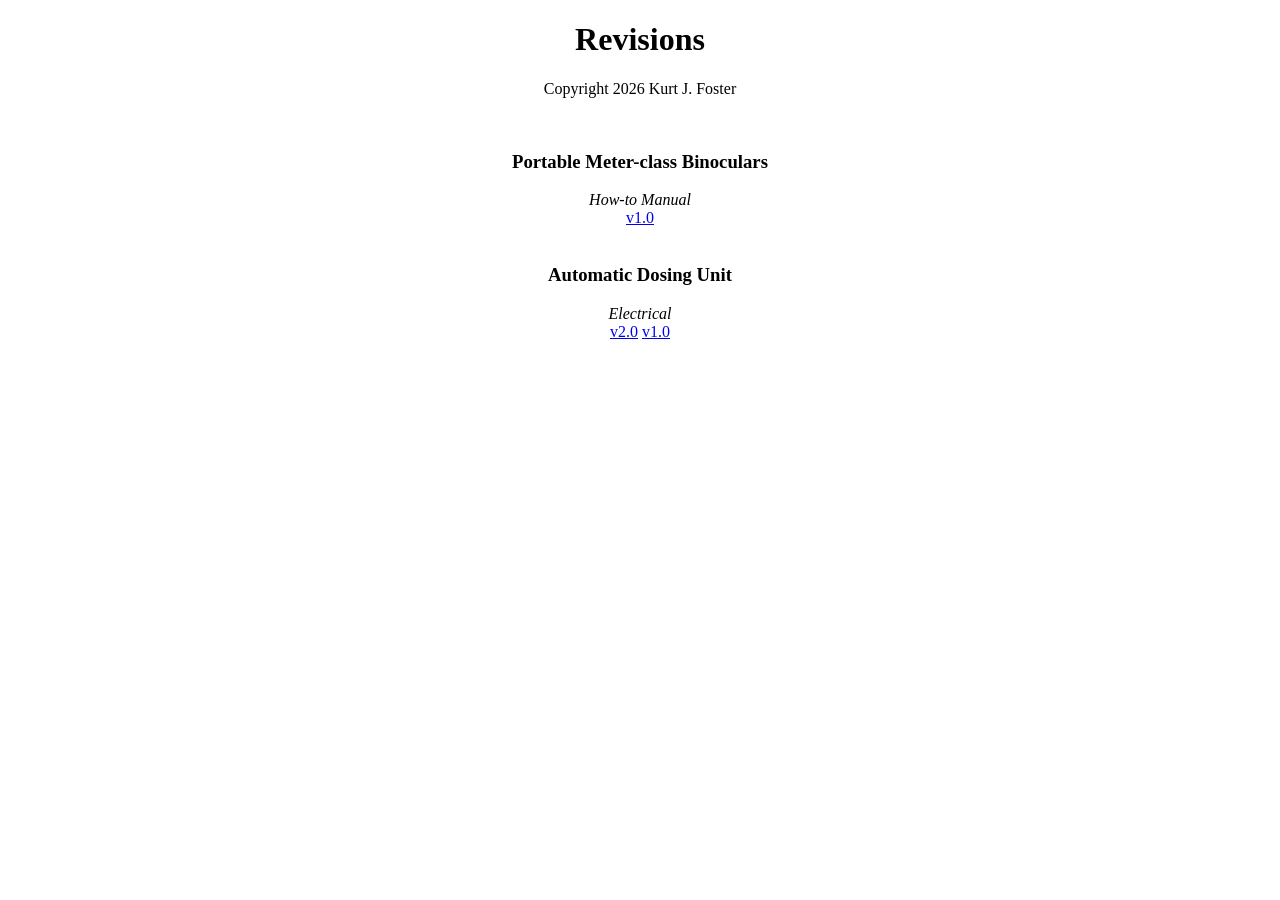
<file: rev.html>
<!DOCTYPE html>
<html lang="en">
<head>
  <meta charset="UTF-8">
  <meta name="viewport" content="width=device-width, initial-scale=1.0">
  <title>Revisions</title>
</head>

<center>
<h1>Revisions</h1>
<p>Copyright 2026 Kurt J. Foster</p>
<br>

<h3>Portable Meter-class Binoculars</h3>
<i>How-to Manual</i><br>
<a href="docs/portable-meter-class-binoculars-v1.0.pdf" target="_blank">v1.0</a>
<br><br>
<h3>Automatic Dosing Unit</h3>
<i>Electrical</i><br>
<a href="docs/automatic-dosing-unit-v2.0.pdf" target="_blank">v2.0</a>
<a href="docs/automatic-dosing-unit-v1.0.pdf" target="_blank">v1.0</a>
</html>
</file>
